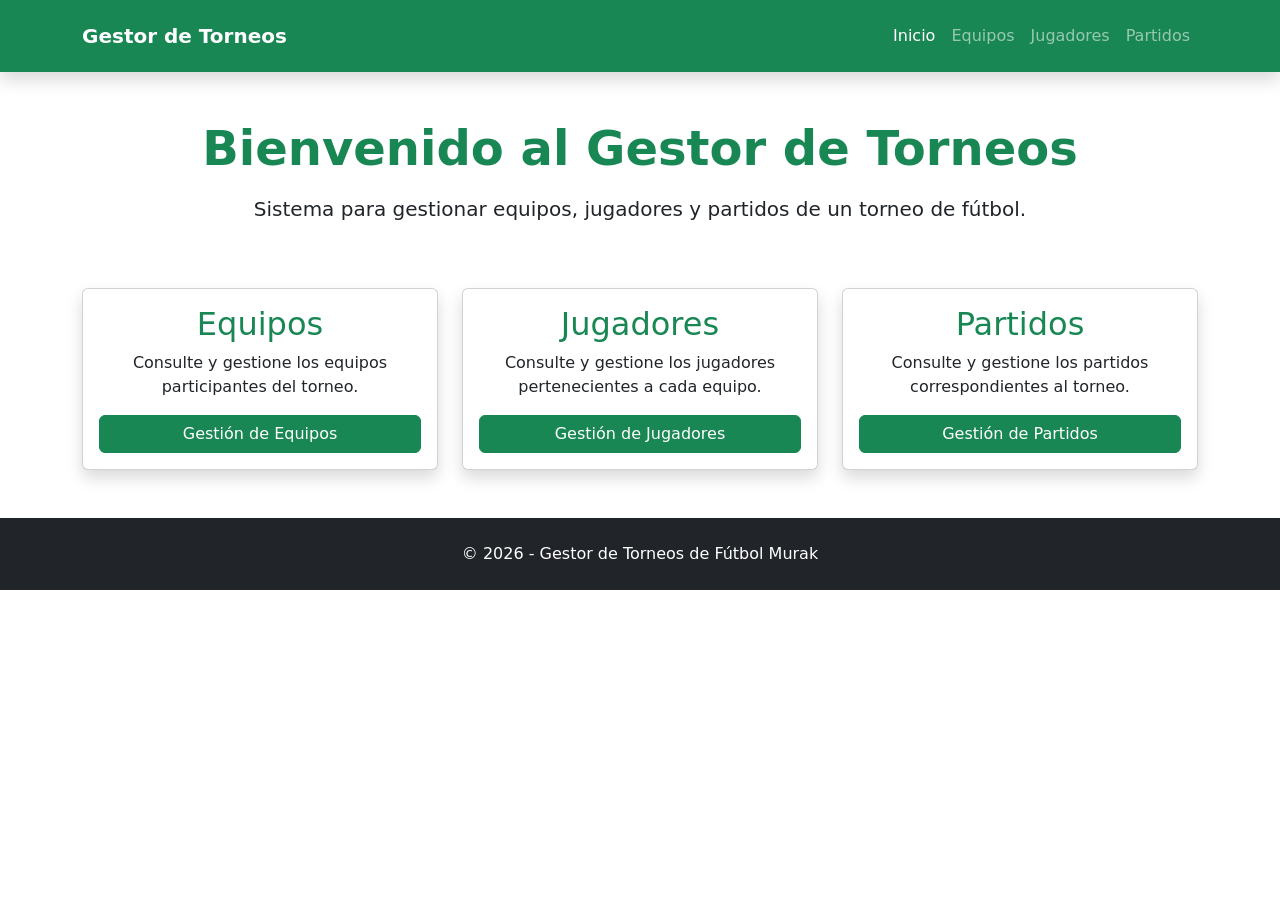
<file: index.html>
<!DOCTYPE html>
<html lang="es">

<head>
    <meta charset="UTF-8">
    <meta name="viewport" content="width=device-width, initial-scale=1.0">

    <meta name="description" content="Gestor de torneos de fútbol para administrar equipos, jugadores y partidos.">
    <meta name="author" content="Desarrollado por Romano Gabriel y Dantur Xavier">
    <meta name="keywords" content="fútbol, torneos, equipos, jugadores, partidos">

    <title>Gestor de Torneos de Fútbol</title>

    <link href="https://cdn.jsdelivr.net/npm/bootstrap@5.3.3/dist/css/bootstrap.min.css" rel="stylesheet">

</head>

<body>

    <header>
        <nav class="navbar navbar-expand-lg navbar-dark bg-success shadow py-3">
            <div class="container">

                <a class="navbar-brand fw-bold" href="index.html">
                    Gestor de Torneos
                </a>

                <button class="navbar-toggler" type="button" data-bs-toggle="collapse" data-bs-target="#menuNavegacion"
                    aria-controls="menuNavegacion" aria-expanded="false" aria-label="Mostrar navegación">
                    <span class="navbar-toggler-icon"></span>
                </button>

                <div class="collapse navbar-collapse" id="menuNavegacion">
                    <ul class="navbar-nav ms-auto">

                        <li class="nav-item">
                            <a class="nav-link active" href="index.html">Inicio</a>
                        </li>

                        <li class="nav-item">
                            <a class="nav-link" href="equipos.html">Equipos</a>
                        </li>

                        <li class="nav-item">
                            <a class="nav-link" href="jugadores.html">Jugadores</a>
                        </li>

                        <li class="nav-item">
                            <a class="nav-link" href="partidos.html">Partidos</a>
                        </li>

                    </ul>
                </div>

            </div>
        </nav>
    </header>


    <main>

        <section class="container text-center py-5">

            <h1 class="display-5 fw-bold text-success">
                Bienvenido al Gestor de Torneos
            </h1>

            <p class="lead mt-3">
                Sistema para gestionar equipos, jugadores y partidos
                de un torneo de fútbol.
            </p>

        </section>


        <section class="container pb-5">

            <div class="row g-4">

                <article class="col-12 col-md-6 col-lg-4">

                    <div class="card h-100 shadow">

                        <div class="card-body text-center d-flex flex-column">

                            <h2 class="card-title text-success">
                                Equipos
                            </h2>

                            <p class="card-text">
                                Consulte y gestione los equipos
                                participantes del torneo.
                            </p>

                            <a href="equipos.html" class="btn btn-success mt-auto">
                                Gestión de Equipos
                            </a>

                        </div>

                    </div>

                </article>


                <article class="col-12 col-md-6 col-lg-4">

                    <div class="card h-100 shadow">

                        <div class="card-body text-center d-flex flex-column">

                            <h2 class="card-title text-success">
                                Jugadores
                            </h2>

                            <p class="card-text">
                                Consulte y gestione los jugadores
                                pertenecientes a cada equipo.
                            </p>

                            <a href="jugadores.html" class="btn btn-success mt-auto">
                                Gestión de Jugadores
                            </a>

                        </div>

                    </div>

                </article>


                <article class="col-12 col-md-6 col-lg-4">

                    <div class="card h-100 shadow">

                        <div class="card-body text-center d-flex flex-column">

                            <h2 class="card-title text-success">
                                Partidos
                            </h2>

                            <p class="card-text">
                                Consulte y gestione los partidos
                                correspondientes al torneo.
                            </p>

                            <a href="partidos.html" class="btn btn-success mt-auto">
                                Gestión de Partidos
                            </a>

                        </div>

                    </div>

                </article>

            </div>

        </section>

    </main>


    <footer class="bg-dark text-white text-center py-4">

        <p class="mb-0">
            © 2026 - Gestor de Torneos de Fútbol Murak
        </p>

    </footer>


    <script src="https://cdn.jsdelivr.net/npm/bootstrap@5.3.3/dist/js/bootstrap.bundle.min.js"></script>

</body>

</html>
</file>
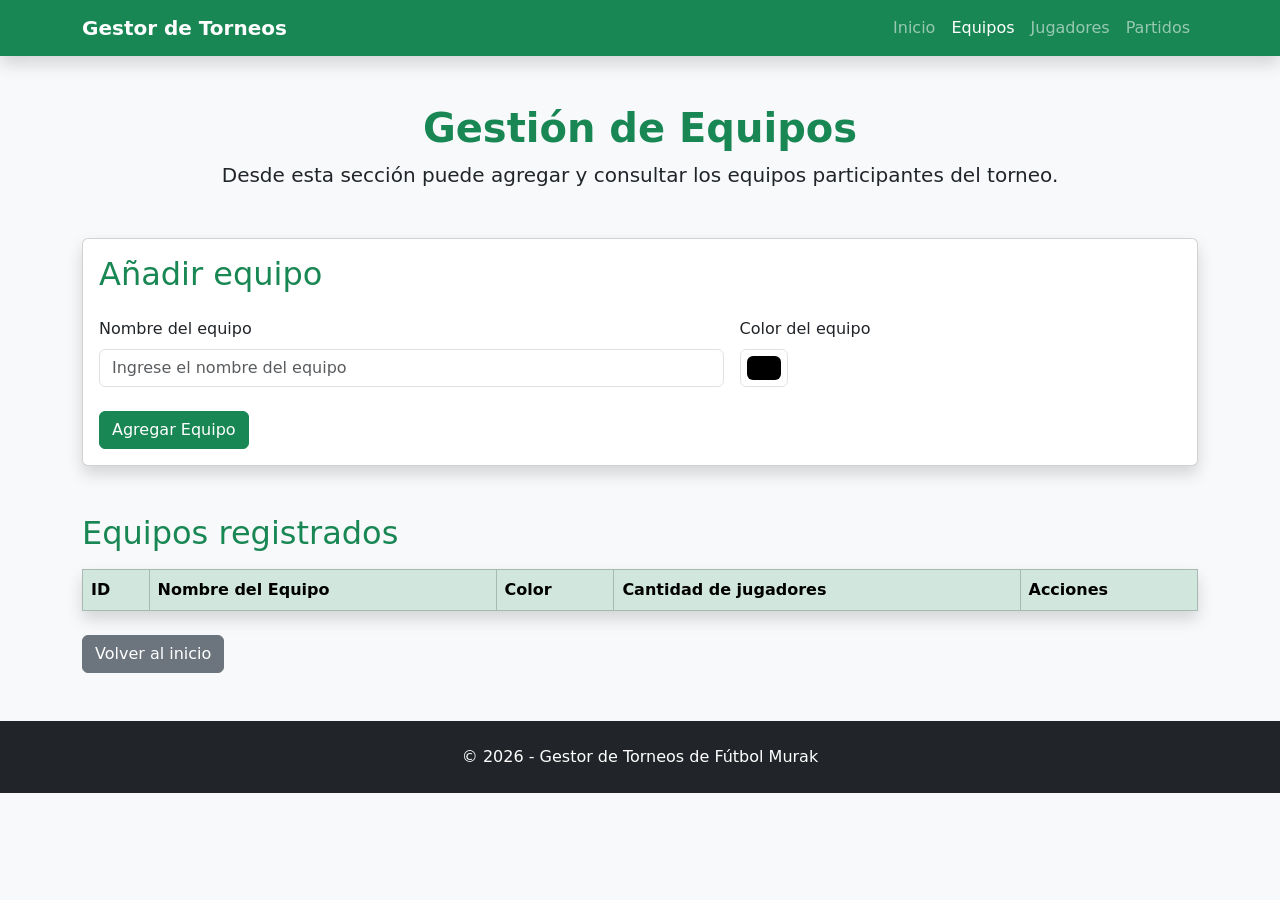
<file: equipos.html>
<!DOCTYPE html>
<html lang="es">

<head>
    <meta charset="UTF-8">
    <meta name="viewport" content="width=device-width, initial-scale=1.0">

    <meta name="description" content="Gestor de Equipos">
    <meta name="author" content="Desarrollado por Romano Gabriel y Dantur Xavier">
    <meta name="keywords" content="fútbol, torneos, equipos, jugadores, partidos">

    <title>Gestor de Equipos</title>

    <link href="https://cdn.jsdelivr.net/npm/bootstrap@5.3.3/dist/css/bootstrap.min.css" rel="stylesheet">



</head>

<body class="bg-light">

    <header>

        <nav class="navbar navbar-expand-lg navbar-dark bg-success shadow">

            <div class="container">

                <a class="navbar-brand fw-bold" href="index.html">
                    Gestor de Torneos
                </a>

                <button class="navbar-toggler" type="button" data-bs-toggle="collapse" data-bs-target="#menuNavegacion"
                    aria-controls="menuNavegacion" aria-expanded="false" aria-label="Mostrar navegación">

                    <span class="navbar-toggler-icon"></span>

                </button>

                <div class="collapse navbar-collapse" id="menuNavegacion">

                    <ul class="navbar-nav ms-auto">

                        <li class="nav-item">
                            <a class="nav-link" href="index.html">
                                Inicio
                            </a>
                        </li>

                        <li class="nav-item">
                            <a class="nav-link active" href="equipos.html">
                                Equipos
                            </a>
                        </li>

                        <li class="nav-item">
                            <a class="nav-link" href="jugadores.html">
                                Jugadores
                            </a>
                        </li>

                        <li class="nav-item">
                            <a class="nav-link" href="partidos.html">
                                Partidos
                            </a>
                        </li>

                    </ul>

                </div>

            </div>

        </nav>

    </header>


    <main class="container py-5">

        <section class="text-center mb-5">

            <h1 class="fw-bold text-success">
                Gestión de Equipos
            </h1>

            <p class="lead">
                Desde esta sección puede agregar y consultar
                los equipos participantes del torneo.
            </p>

        </section>


        <section class="card shadow mb-5">

            <div class="card-body">

                <h2 class="card-title text-success mb-4">
                    Añadir equipo
                </h2>

                <div class="row g-3">

                    <div class="col-12 col-md-7">

                        <label for="inputNombreEquipo" class="form-label">
                            Nombre del equipo
                        </label>

                        <input id="inputNombreEquipo" type="text" class="form-control"
                            placeholder="Ingrese el nombre del equipo">

                    </div>


                    <div class="col-12 col-md-5">

                        <label for="inputColorEquipo" class="form-label">
                            Color del equipo
                        </label>

                        <input id="inputColorEquipo" type="color" class="form-control form-control-color"
                            title="Seleccione el color del equipo">

                    </div>

                </div>


                <div class="mt-4">

                    <button id="btnAgregarEquipo" onclick="agregarEquipo()" class="btn btn-success">
                        Agregar Equipo
                    </button>

                </div>

            </div>

        </section>


        <section class="mb-4">

            <h2 class="text-success mb-3">
                Equipos registrados
            </h2>

            <div class="table-responsive shadow">

                <table class="table table-striped table-hover table-bordered mb-0">

                    <thead class="table-success">

                        <tr>
                            <th>ID</th>
                            <th>Nombre del Equipo</th>
                            <th>Color</th>
                            <th>Cantidad de jugadores</th>
                            <th>Acciones</th>
                        </tr>

                    </thead>

                    <tbody id="tablaEquipos">
                    </tbody>

                </table>

            </div>

        </section>


        <div class="mt-4">

            <a href="index.html" class="btn btn-secondary">
                Volver al inicio
            </a>

        </div>

    </main>


    <footer class="bg-dark text-white text-center py-4">

        <p class="mb-0">
            © 2026 - Gestor de Torneos de Fútbol Murak
        </p>

    </footer>


    <script src="https://cdn.jsdelivr.net/npm/bootstrap@5.3.3/dist/js/bootstrap.bundle.min.js"></script>
    <script src="js/equipos.js"></script>
</body>

</html>
</file>
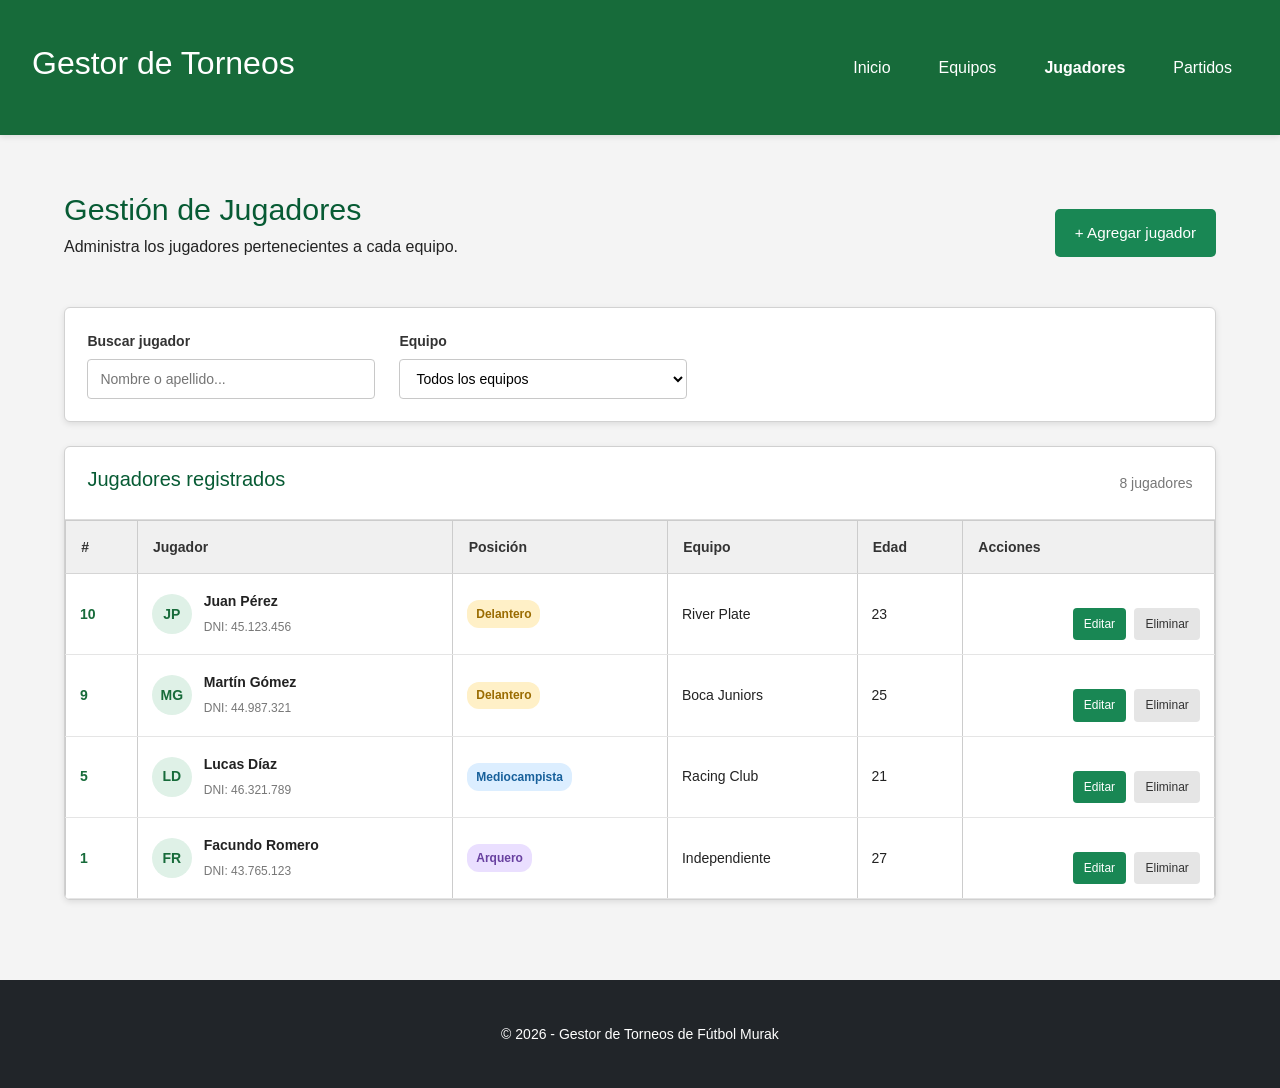
<file: jugadores.html>
<!DOCTYPE html>
<html lang="es">
<head>

    <link href="https://cdn.jsdelivr.net/npm/bootstrap@5.3.3/dist/css/bootstrap.min.css" rel="stylesheet">
    
    <meta charset="UTF-8">
    <meta name="viewport" content="width=device-width, initial-scale=1.0">
    <title>Jugadores - Gestor de Torneos</title>
    <link rel="stylesheet" href="style/style.css">
</head>

<body>

    <script src="https://cdn.jsdelivr.net/npm/bootstrap@5.3.3/dist/js/bootstrap.bundle.min.js"></script>
  
    <header>
        <div class="logo">
            <h1>Gestor de Torneos</h1>
        </div>

        <nav>
            <a href="index.html">Inicio</a>
            <a href="equipos.html">Equipos</a>
            <a href="jugadores.html" class="activo">Jugadores</a>
            <a href="partidos.html">Partidos</a>
        </nav>
    </header>


    
    <main>

        <section class="encabezado-pagina">
            <div>
                <h1>Gestión de Jugadores</h1>
                <p>Administra los jugadores pertenecientes a cada equipo.</p>
            </div>

            <button class="btn-agregar">
                + Agregar jugador
            </button>
        </section>


       
        <section class="filtros">

            <div class="campo">
                <label for="buscar">Buscar jugador</label>
                <input
                    type="text"
                    id="buscar"
                    placeholder="Nombre o apellido..."
                >
            </div>

            <div class="campo">
                <label for="equipo">Equipo</label>

                <select id="equipo">
                    <option value="">Todos los equipos</option>
                    <option value="river">River Plate</option>
                    <option value="boca">Boca Juniors</option>
                    <option value="racing">Racing Club</option>
                    <option value="independiente">Independiente</option>
                </select>
            </div>

        </section>


       
        <section class="contenedor-tabla">

            <div class="titulo-tabla">
                <h2>Jugadores registrados</h2>
                <span>8 jugadores</span>
            </div>

            <div class="tabla-responsive">

                <table>

                    <thead>
                        <tr>
                            <th>#</th>
                            <th>Jugador</th>
                            <th>Posición</th>
                            <th>Equipo</th>
                            <th>Edad</th>
                            <th>Acciones</th>
                        </tr>
                    </thead>

                    <tbody>

                        <tr>
                            <td class="dorsal">10</td>

                            <td>
                                <div class="jugador">
                                    <div class="avatar">JP</div>

                                    <div>
                                        <strong>Juan Pérez</strong>
                                        <small>DNI: 45.123.456</small>
                                    </div>
                                </div>
                            </td>

                            <td>
                                <span class="posicion delantero">
                                    Delantero
                                </span>
                            </td>

                            <td>River Plate</td>

                            <td>23</td>

                            <td>
                                <div class="acciones">
                                    <button class="btn-editar">
                                        Editar
                                    </button>

                                    <button class="btn-eliminar">
                                        Eliminar
                                    </button>
                                </div>
                            </td>
                        </tr>


                        <tr>
                            <td class="dorsal">9</td>

                            <td>
                                <div class="jugador">
                                    <div class="avatar">MG</div>

                                    <div>
                                        <strong>Martín Gómez</strong>
                                        <small>DNI: 44.987.321</small>
                                    </div>
                                </div>
                            </td>

                            <td>
                                <span class="posicion delantero">
                                    Delantero
                                </span>
                            </td>

                            <td>Boca Juniors</td>

                            <td>25</td>

                            <td>
                                <div class="acciones">
                                    <button class="btn-editar">
                                        Editar
                                    </button>

                                    <button class="btn-eliminar">
                                        Eliminar
                                    </button>
                                </div>
                            </td>
                        </tr>


                        <tr>
                            <td class="dorsal">5</td>

                            <td>
                                <div class="jugador">
                                    <div class="avatar">LD</div>

                                    <div>
                                        <strong>Lucas Díaz</strong>
                                        <small>DNI: 46.321.789</small>
                                    </div>
                                </div>
                            </td>

                            <td>
                                <span class="posicion mediocampista">
                                    Mediocampista
                                </span>
                            </td>

                            <td>Racing Club</td>

                            <td>21</td>

                            <td>
                                <div class="acciones">
                                    <button class="btn-editar">
                                        Editar
                                    </button>

                                    <button class="btn-eliminar">
                                        Eliminar
                                    </button>
                                </div>
                            </td>
                        </tr>


                        <tr>
                            <td class="dorsal">1</td>

                            <td>
                                <div class="jugador">
                                    <div class="avatar">FR</div>

                                    <div>
                                        <strong>Facundo Romero</strong>
                                        <small>DNI: 43.765.123</small>
                                    </div>
                                </div>
                            </td>

                            <td>
                                <span class="posicion arquero">
                                    Arquero
                                </span>
                            </td>

                            <td>Independiente</td>

                            <td>27</td>

                            <td>
                                <div class="acciones">
                                    <button class="btn-editar">
                                        Editar
                                    </button>

                                    <button class="btn-eliminar">
                                        Eliminar
                                    </button>
                                </div>
                            </td>
                        </tr>

                    </tbody>

                </table>

            </div>

        </section>

    </main>


  
<footer class="bg-dark text-white text-center py-4">

    <p class="mb-0">
        © 2026 - Gestor de Torneos de Fútbol Murak
    </p>

</footer>
</body>
</html>
</file>
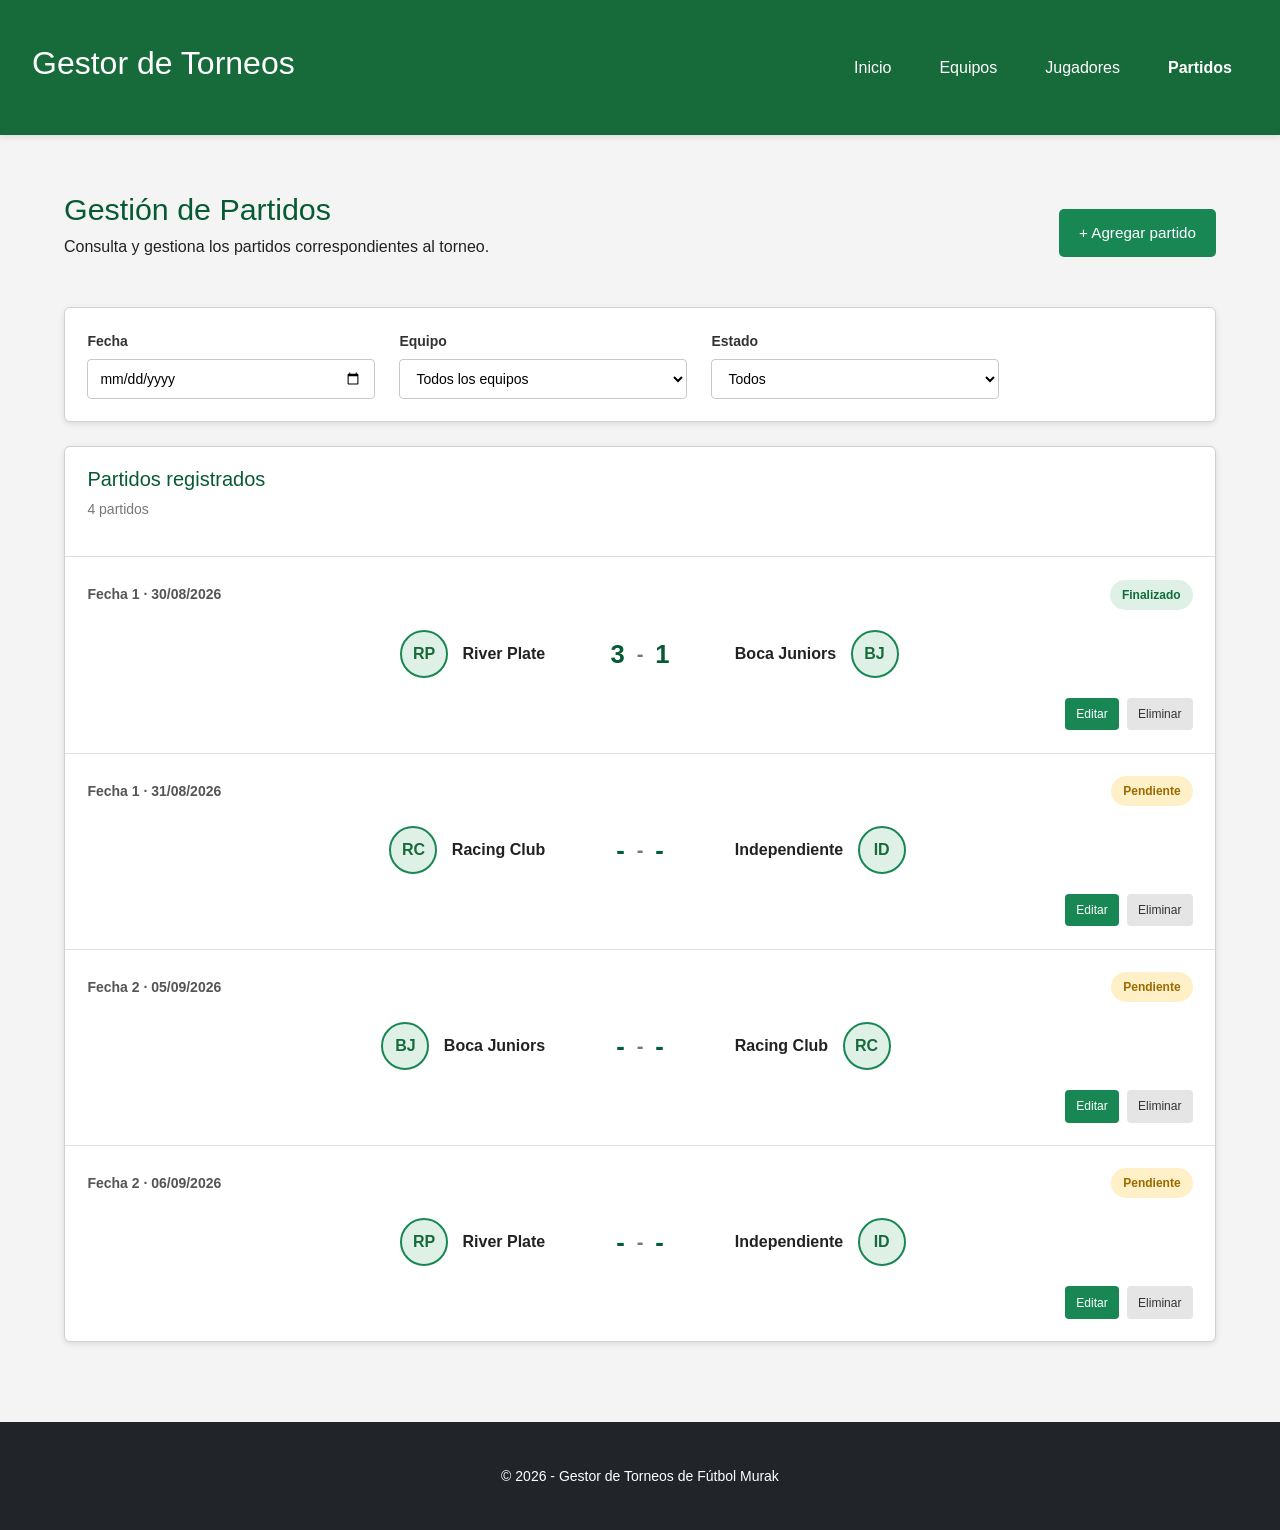
<file: partidos.html>
<!DOCTYPE html>
<html lang="es">

<head>

    <link href="https://cdn.jsdelivr.net/npm/bootstrap@5.3.3/dist/css/bootstrap.min.css" rel="stylesheet">

    <meta charset="UTF-8">
    <meta name="viewport" content="width=device-width, initial-scale=1.0">

    <title>Partidos - Gestor de Torneos</title>

    <link rel="stylesheet" href="style/style.css">
</head>

<body>

    <script src="https://cdn.jsdelivr.net/npm/bootstrap@5.3.3/dist/js/bootstrap.bundle.min.js"></script>
    
    <header>

        <div class="logo">
            <h1>Gestor de Torneos</h1>
        </div>

    <nav>
        <a href="index.html">Inicio</a>
        <a href="equipos.html">Equipos</a>
        <a href="jugadores.html">Jugadores</a>
        <a href="partidos.html" class="activo">Partidos</a>
    </nav>

</header>

   
    <main>

       
        <section class="encabezado-pagina">

            <div>
                <h1>Gestión de Partidos</h1>

                <p>
                    Consulta y gestiona los partidos correspondientes al torneo.
                </p>
            </div>

            <button class="btn-agregar">
                + Agregar partido
            </button>

        </section>


        
        <section class="filtros">

            <div class="campo">

                <label for="fecha">
                    Fecha
                </label>

                <input
                    type="date"
                    id="fecha"
                >

            </div>


            <div class="campo">

                <label for="equipo">
                    Equipo
                </label>

                <select id="equipo">

                    <option value="">
                        Todos los equipos
                    </option>

                    <option value="river">
                        River Plate
                    </option>

                    <option value="boca">
                        Boca Juniors
                    </option>

                    <option value="racing">
                        Racing Club
                    </option>

                    <option value="independiente">
                        Independiente
                    </option>

                </select>

            </div>


            <div class="campo">

                <label for="estado">
                    Estado
                </label>

                <select id="estado">

                    <option value="">
                        Todos
                    </option>

                    <option value="pendiente">
                        Pendiente
                    </option>

                    <option value="finalizado">
                        Finalizado
                    </option>

                </select>

            </div>

        </section>


        <!-- LISTADO DE PARTIDOS -->
        <section class="contenedor-partidos">

            <div class="titulo-tabla">

                <div>
                    <h2>Partidos registrados</h2>

                    <p>
                        4 partidos
                    </p>
                </div>

            </div>


            <!-- PARTIDO 1 -->
            <div class="partido">

                <div class="informacion">

                    <span class="fecha">
                        Fecha 1 · 30/08/2026
                    </span>

                    <span class="estado finalizado">
                        Finalizado
                    </span>

                </div>


                <div class="equipos">

                    <div class="equipo local">

                        <div class="escudo">
                            RP
                        </div>

                        <strong>
                            River Plate
                        </strong>

                    </div>


                    <div class="resultado">

                        <span>
                            3
                        </span>

                        <b>
                            -
                        </b>

                        <span>
                            1
                        </span>

                    </div>


                    <div class="equipo visitante">

                        <strong>
                            Boca Juniors
                        </strong>

                        <div class="escudo">
                            BJ
                        </div>

                    </div>

                </div>


                <div class="acciones">

                    <button class="btn-editar">
                        Editar
                    </button>

                    <button class="btn-eliminar">
                        Eliminar
                    </button>

                </div>

            </div>


            <!-- PARTIDO 2 -->
            <div class="partido">

                <div class="informacion">

                    <span class="fecha">
                        Fecha 1 · 31/08/2026
                    </span>

                    <span class="estado pendiente">
                        Pendiente
                    </span>

                </div>


                <div class="equipos">

                    <div class="equipo local">

                        <div class="escudo">
                            RC
                        </div>

                        <strong>
                            Racing Club
                        </strong>

                    </div>


                    <div class="resultado">

                        <span>
                            -
                        </span>

                        <b>
                            -
                        </b>

                        <span>
                            -
                        </span>

                    </div>


                    <div class="equipo visitante">

                        <strong>
                            Independiente
                        </strong>

                        <div class="escudo">
                            ID
                        </div>

                    </div>

                </div>


                <div class="acciones">

                    <button class="btn-editar">
                        Editar
                    </button>

                    <button class="btn-eliminar">
                        Eliminar
                    </button>

                </div>

            </div>


            <!-- PARTIDO 3 -->
            <div class="partido">

                <div class="informacion">

                    <span class="fecha">
                        Fecha 2 · 05/09/2026
                    </span>

                    <span class="estado pendiente">
                        Pendiente
                    </span>

                </div>


                <div class="equipos">

                    <div class="equipo local">

                        <div class="escudo">
                            BJ
                        </div>

                        <strong>
                            Boca Juniors
                        </strong>

                    </div>


                    <div class="resultado">

                        <span>
                            -
                        </span>

                        <b>
                            -
                        </b>

                        <span>
                            -
                        </span>

                    </div>


                    <div class="equipo visitante">

                        <strong>
                            Racing Club
                        </strong>

                        <div class="escudo">
                            RC
                        </div>

                    </div>

                </div>


                <div class="acciones">

                    <button class="btn-editar">
                        Editar
                    </button>

                    <button class="btn-eliminar">
                        Eliminar
                    </button>

                </div>

            </div>


            <!-- PARTIDO 4 -->
            <div class="partido">

                <div class="informacion">

                    <span class="fecha">
                        Fecha 2 · 06/09/2026
                    </span>

                    <span class="estado pendiente">
                        Pendiente
                    </span>

                </div>


                <div class="equipos">

                    <div class="equipo local">

                        <div class="escudo">
                            RP
                        </div>

                        <strong>
                            River Plate
                        </strong>

                    </div>


                    <div class="resultado">

                        <span>
                            -
                        </span>

                        <b>
                            -
                        </b>

                        <span>
                            -
                        </span>

                    </div>


                    <div class="equipo visitante">

                        <strong>
                            Independiente
                        </strong>

                        <div class="escudo">
                            ID
                        </div>

                    </div>

                </div>


                <div class="acciones">

                    <button class="btn-editar">
                        Editar
                    </button>

                    <button class="btn-eliminar">
                        Eliminar
                    </button>

                </div>

            </div>

        </section>

    </main>



<footer class="bg-dark text-white text-center py-4">

    <p class="mb-0">
        © 2026 - Gestor de Torneos de Fútbol Murak
    </p>

</footer>
</body>

</html>
</file>
<file: style/style.css>
/* =========================================================
   GESTOR DE TORNEOS DE FÚTBOL
   CSS GENERAL DEL PROYECTO
========================================================= */


/* =========================================================
   VARIABLES CSS
========================================================= */

:root {
    /* Colores */
    --color-principal: #176b3a;
    --color-secundario: #0f5132;
    --color-verde-claro: #198754;
    --color-verde-oscuro: #075b34;

    --color-fondo: #f4f4f4;
    --color-blanco: #ffffff;
    --color-texto: #222222;
    --color-gris: #777777;
    --color-borde: #cccccc;

    /* Estados */
    --color-finalizado-fondo: #dff1e7;
    --color-finalizado-texto: #126b3a;

    --color-pendiente-fondo: #fff0c7;
    --color-pendiente-texto: #9a6b00;

    /* Espaciado */
    --espacio: 1rem;

    /* Bordes y sombras */
    --radio: 6px;
    --sombra: 0 2px 6px rgba(0, 0, 0, 0.10);
}


/* =========================================================
   CONFIGURACIÓN GENERAL
========================================================= */

/*
   Box Model:
   border-box hace que el padding y border
   formen parte del ancho/alto del elemento.
*/

* {
    box-sizing: border-box;
    margin: 0;
    padding: 0;
}

html {
    scroll-behavior: smooth;
}

body {
    min-height: 100vh;

    font-family: Arial, Helvetica, sans-serif;

    background-color: var(--color-fondo);
    color: var(--color-texto);

    line-height: 1.5;
}


/* =========================================================
   HEADER
   FLEXBOX
========================================================= */

.encabezado {
    min-height: 15vh;

    padding: var(--espacio) 2rem;

    background-color: var(--color-principal);
    color: var(--color-blanco);

    display: flex;
    justify-content: space-between;
    align-items: center;

    gap: 1rem;

    box-shadow: 0 4px 8px rgba(0, 0, 0, 0.20);
}


/* Título del sitio */

.encabezado h1 {
    font-size: 2rem;
}


/* Compatible si alguna página utiliza .logo */

.logo {
    font-size: 2rem;
    font-weight: bold;
}


/* =========================================================
   NAVEGACIÓN
   FLEXBOX
========================================================= */

.navegacion {
    display: flex;

    align-items: center;

    gap: 1rem;
}

.navegacion a {
    color: var(--color-blanco);

    text-decoration: none;

    padding: 0.5rem 1rem;

    border-radius: 5px;

    font-size: 0.95rem;

    transition: background-color 0.2s ease;
}

.navegacion a:hover {
    background-color: var(--color-secundario);
}

.navegacion a.activo {
    font-weight: bold;
}


/*
   Compatibilidad con páginas que todavía
   utilizan las etiquetas header/nav directamente.
*/

header {
    background-color: var(--color-principal);
    color: var(--color-blanco);

    display: flex;
    justify-content: space-between;
    align-items: center;

    padding: 1rem 2rem;

    min-height: 15vh;

    box-shadow: var(--sombra);
}

header h1 {
    font-size: 2rem;
}

nav {
    display: flex;
    align-items: center;
    gap: 1rem;
}

nav a {
    color: var(--color-blanco);

    text-decoration: none;

    padding: 0.5rem 1rem;

    border-radius: 5px;
}

nav a:hover {
    background-color: var(--color-secundario);
}

nav a.activo {
    font-weight: bold;
}


/* =========================================================
   MAIN
========================================================= */

.contenido-principal,
main {
    width: 90%;

    max-width: 1200px;

    margin: 2.5rem auto 4rem;

    padding: 1rem 0;
}


/* =========================================================
   BIENVENIDA - INDEX
========================================================= */

.bienvenida {
    text-align: center;

    margin-bottom: 2rem;
}

.bienvenida h2 {
    color: var(--color-secundario);

    margin-bottom: 1rem;

    font-size: 2rem;
}

.bienvenida p {
    font-size: 1rem;
}


/* =========================================================
   TARJETAS PRINCIPALES
   CSS GRID
========================================================= */

.menu-principal {
    display: grid;

    grid-template-columns: repeat(3, 1fr);

    gap: 1.5rem;

    width: 100%;
}


/* =========================================================
   TARJETAS
========================================================= */

.opcion {
    background-color: var(--color-blanco);

    padding: 1.5rem;

    border: 1px solid var(--color-borde);

    border-radius: 8px;

    text-align: center;

    box-shadow: var(--sombra);

    transition: transform 0.2s ease, box-shadow 0.2s ease;
}

.opcion:hover {
    transform: translateY(-3px);

    box-shadow: 0 5px 12px rgba(0, 0, 0, 0.15);
}

.opcion h2 {
    color: var(--color-secundario);

    margin-bottom: 1rem;
}

.opcion p {
    margin-bottom: 1.5rem;
}


/* =========================================================
   BOTONES PRINCIPALES
========================================================= */

.boton {
    display: block;

    padding: 0.8rem;

    color: var(--color-blanco);

    text-decoration: none;

    border-radius: 5px;

    transition: opacity 0.2s ease;
}

.boton:hover {
    opacity: 0.85;
}

.boton-equipos {
    background-color: var(--color-principal);
}

.boton-jugadores {
    background-color: var(--color-verde-claro);
}

.boton-partidos {
    background-color: #d99a00;
}


/* =========================================================
   ENCABEZADO DE LAS PÁGINAS
   FLEXBOX
========================================================= */

.encabezado-pagina {
    display: flex;

    justify-content: space-between;
    align-items: center;

    gap: 2rem;

    margin-bottom: 2rem;
}

.encabezado-pagina h1 {
    color: var(--color-verde-oscuro);

    font-size: 1.9rem;

    margin-bottom: 0.5rem;
}

.encabezado-pagina p {
    font-size: 1rem;
}


/* =========================================================
   BOTÓN AGREGAR
========================================================= */

.btn-agregar {
    background-color: var(--color-verde-claro);

    color: var(--color-blanco);

    border: none;

    border-radius: 5px;

    padding: 0.8rem 1.25rem;

    font-size: 0.95rem;

    cursor: pointer;

    transition: background-color 0.2s ease;
}

.btn-agregar:hover {
    background-color: var(--color-principal);
}


/* =========================================================
   FILTROS
   FLEXBOX
========================================================= */

.filtros {
    background-color: var(--color-blanco);

    border: 1px solid #d2d2d2;

    border-radius: var(--radio);

    padding: 1.4rem;

    display: flex;

    align-items: flex-end;

    gap: 1.5rem;

    margin-bottom: 1.5rem;

    box-shadow: var(--sombra);
}

.campo {
    display: flex;

    flex-direction: column;

    gap: 0.45rem;

    width: 18rem;
}

.campo label {
    font-weight: bold;

    font-size: 0.875rem;

    color: #333333;
}

.campo input,
.campo select {
    width: 100%;

    min-height: 2.5rem;

    border: 1px solid #c8c8c8;

    border-radius: 4px;

    padding: 0 0.75rem;

    font-size: 0.875rem;

    background-color: var(--color-blanco);
}

.campo input:focus,
.campo select:focus {
    outline: none;

    border-color: var(--color-verde-claro);

    box-shadow: 0 0 0 2px rgba(25, 135, 84, 0.15);
}


/* =========================================================
   FORMULARIOS
========================================================= */

.formulario {
    background-color: var(--color-blanco);

    padding: 1.5rem;

    margin-bottom: 2rem;

    border: 1px solid var(--color-borde);

    border-radius: 8px;

    box-shadow: var(--sombra);
}

.formulario h2 {
    margin-bottom: 1.5rem;

    color: var(--color-secundario);
}

.formulario .campo {
    margin-bottom: 1rem;
}


/* =========================================================
   TABLA GENERAL
========================================================= */

.tabla-seccion {
    margin-bottom: 2rem;
}

.tabla-seccion h2 {
    margin-bottom: 1rem;

    color: var(--color-secundario);
}

.tabla-contenedor {
    width: 100%;

    overflow-x: auto;
}

table {
    width: 100%;

    border-collapse: collapse;

    background-color: var(--color-blanco);
}

th,
td {
    padding: 0.8rem;

    border: 1px solid var(--color-borde);

    text-align: center;
}

th {
    background-color: var(--color-secundario);

    color: var(--color-blanco);
}


/* =========================================================
   SECCIÓN JUGADORES
========================================================= */

.contenedor-tabla {
    background-color: var(--color-blanco);

    border: 1px solid #d0d0d0;

    border-radius: var(--radio);

    box-shadow: var(--sombra);

    overflow: hidden;
}

.titulo-tabla {
    display: flex;

    justify-content: space-between;

    align-items: center;

    gap: 1rem;

    padding: 1.25rem 1.4rem;

    border-bottom: 1px solid #dddddd;
}

.titulo-tabla h2 {
    font-size: 1.25rem;

    color: var(--color-verde-oscuro);
}

.titulo-tabla p,
.titulo-tabla span {
    color: var(--color-gris);

    font-size: 0.875rem;
}


.tabla-responsive {
    width: 100%;

    overflow-x: auto;
}


/* Encabezado tabla jugadores */

.contenedor-tabla thead {
    background-color: #f0f0f0;
}

.contenedor-tabla th {
    text-align: left;

    padding: 0.95rem;

    font-size: 0.875rem;

    color: #333333;

    background-color: #f0f0f0;

    border-bottom: 1px solid #d5d5d5;
}

.contenedor-tabla td {
    padding: 0.875rem;

    border-bottom: 1px solid #e5e5e5;

    font-size: 0.875rem;

    text-align: left;
}

.contenedor-tabla tbody tr:hover {
    background-color: #fafafa;
}


/* Dorsal */

.dorsal {
    font-weight: bold;

    color: var(--color-principal);

    font-size: 1.05rem;
}


/* Jugador */

.jugador {
    display: flex;

    align-items: center;

    gap: 0.75rem;
}

.avatar {
    width: 2.5rem;

    height: 2.5rem;

    flex-shrink: 0;

    background-color: var(--color-finalizado-fondo);

    color: var(--color-principal);

    border-radius: 50%;

    display: flex;

    align-items: center;

    justify-content: center;

    font-weight: bold;
}

.jugador strong {
    display: block;

    margin-bottom: 0.25rem;
}

.jugador small {
    color: var(--color-gris);

    font-size: 0.75rem;
}


/* Posiciones */

.posicion {
    display: inline-block;

    padding: 0.3rem 0.55rem;

    border-radius: 12px;

    font-size: 0.75rem;

    font-weight: bold;
}

.delantero {
    background-color: var(--color-pendiente-fondo);

    color: var(--color-pendiente-texto);
}

.mediocampista {
    background-color: #dceeff;

    color: #17609b;
}

.arquero {
    background-color: #eadfff;

    color: #6840a0;
}


/* =========================================================
   PARTIDOS
========================================================= */

.contenedor-partidos {
    background-color: var(--color-blanco);

    border: 1px solid #d0d0d0;

    border-radius: var(--radio);

    box-shadow: var(--sombra);

    overflow: hidden;
}


/* Partido */

.partido {
    padding: 1.4rem;

    border-bottom: 1px solid #e2e2e2;
}

.partido:last-child {
    border-bottom: none;
}


/* Información */

.informacion {
    display: flex;

    justify-content: space-between;

    align-items: center;

    gap: 1rem;

    margin-bottom: 1.25rem;
}

.fecha {
    color: #555555;

    font-size: 0.875rem;

    font-weight: bold;
}


/* =========================================================
   ESTADOS DE PARTIDO
========================================================= */

.estado {
    display: inline-block;

    padding: 0.375rem 0.75rem;

    border-radius: 15px;

    font-size: 0.75rem;

    font-weight: bold;
}

.finalizado {
    background-color: var(--color-finalizado-fondo);

    color: var(--color-finalizado-texto);
}

.pendiente {
    background-color: var(--color-pendiente-fondo);

    color: var(--color-pendiente-texto);
}


/* =========================================================
   EQUIPOS DEL PARTIDO
   FLEXBOX
========================================================= */

.equipos {
    display: flex;

    justify-content: center;

    align-items: center;

    gap: 2.8rem;
}

.equipo {
    width: 15.6rem;

    display: flex;

    align-items: center;

    gap: 0.9rem;
}

.equipo.local {
    justify-content: flex-end;

    text-align: right;
}

.equipo.visitante {
    justify-content: flex-start;

    text-align: left;
}


/* Escudo */

.escudo {
    width: 3rem;

    height: 3rem;

    flex-shrink: 0;

    border-radius: 50%;

    background-color: var(--color-finalizado-fondo);

    color: var(--color-principal);

    display: flex;

    justify-content: center;

    align-items: center;

    font-weight: bold;

    border: 2px solid var(--color-verde-claro);
}


/* Resultado */

.resultado {
    min-width: 6.25rem;

    display: flex;

    justify-content: center;

    align-items: center;

    gap: 0.75rem;

    font-size: 1.6rem;

    font-weight: bold;

    color: var(--color-verde-oscuro);
}

.resultado b {
    color: var(--color-gris);

    font-size: 1.25rem;
}


/* =========================================================
   ACCIONES
========================================================= */

.acciones {
    display: flex;

    justify-content: flex-end;

    align-items: center;

    gap: 0.5rem;

    margin-top: 1.25rem;
}

.acciones button {
    border: none;

    padding: 0.45rem 0.7rem;

    border-radius: 4px;

    font-size: 0.75rem;

    cursor: pointer;
}


/* Editar */

.btn-editar {
    background-color: var(--color-verde-claro);

    color: var(--color-blanco);
}

.btn-editar:hover {
    background-color: var(--color-principal);
}


/* Eliminar */

.btn-eliminar {
    background-color: #e5e5e5;

    color: #333333;
}

.btn-eliminar:hover {
    background-color: #d0d0d0;
}


/* =========================================================
   BOTÓN VOLVER
========================================================= */

.boton-volver {
    display: inline-block;

    width: auto;

    background-color: #555555;

    color: var(--color-blanco);

    padding: 0.7rem 1rem;

    border-radius: 5px;

    text-decoration: none;
}

.boton-volver:hover {
    background-color: #333333;
}


/* =========================================================
   FOOTER
========================================================= */

.pie-pagina,
footer {
    min-height: 12vh;

    background-color: var(--color-secundario);

    color: var(--color-blanco);

    padding: 2rem;

    display: flex;

    justify-content: center;

    align-items: center;

    text-align: center;

    font-size: 0.875rem;
}


/* =========================================================
   RESPONSIVE - TABLET
========================================================= */

@media (max-width: 900px) {

    /* Header */

    .encabezado,
    header {
        flex-direction: column;

        justify-content: center;

        padding: 1.5rem;

        gap: 1.25rem;

        text-align: center;
    }

    .encabezado h1,
    header h1,
    .logo {
        font-size: 2.2rem;
    }


    /* Navegación */

    .navegacion,
    nav {
        gap: 1rem;

        flex-wrap: wrap;

        justify-content: center;
    }


    /* Grid */

    .menu-principal {
        grid-template-columns: repeat(2, 1fr);
    }


    /* Encabezado páginas */

    .encabezado-pagina {
        flex-direction: column;

        align-items: flex-start;

        gap: 1.25rem;
    }


    /* Filtros */

    .filtros {
        flex-direction: column;

        align-items: stretch;
    }

    .campo {
        width: 100%;
    }


    /* Partidos */

    .equipos {
        gap: 1rem;
    }

    .equipo {
        width: auto;
    }

    .equipo strong {
        font-size: 0.8rem;
    }

    .resultado {
        min-width: 4.5rem;
    }
}


/* =========================================================
   RESPONSIVE - CELULAR
========================================================= */

@media (max-width: 600px) {

    /* Header */

    .encabezado,
    header {
        padding: 1.25rem;

        gap: 1rem;
    }

    .encabezado h1,
    header h1,
    .logo {
        font-size: 8vw;
    }


    /* Navegación */

    .navegacion,
    nav {
        flex-direction: column;

        align-items: center;

        width: 100%;

        gap: 0.5rem;
    }

    .navegacion a,
    nav a {
        width: 100%;

        text-align: center;
    }


    /* Contenido */

    .contenido-principal,
    main {
        width: 92%;

        margin-top: 1.5rem;

        margin-bottom: 2.5rem;
    }


    /* Grid */

    .menu-principal {
        grid-template-columns: 1fr;
    }


    /* Encabezado */

    .encabezado-pagina h1 {
        font-size: 1.6rem;
    }


    /* Filtros */

    .filtros {
        padding: 1rem;
    }


    /* Tabla jugadores */

    .tabla-responsive {
        overflow-x: auto;
    }

    .contenedor-tabla table {
        min-width: 650px;
    }


    /* Partidos */

    .informacion {
        flex-direction: column;

        align-items: flex-start;
    }

    .equipos {
        display: grid;

        grid-template-columns: 1fr;

        gap: 1rem;

        text-align: center;
    }

    .equipo {
        width: 100%;

        justify-content: center !important;

        text-align: center !important;
    }

    .resultado {
        order: 2;

        min-width: auto;
    }

    .equipo.local {
        order: 1;
    }

    .equipo.visitante {
        order: 3;
    }

    .acciones {
        justify-content: center;

        flex-wrap: wrap;
    }
}
</file>
